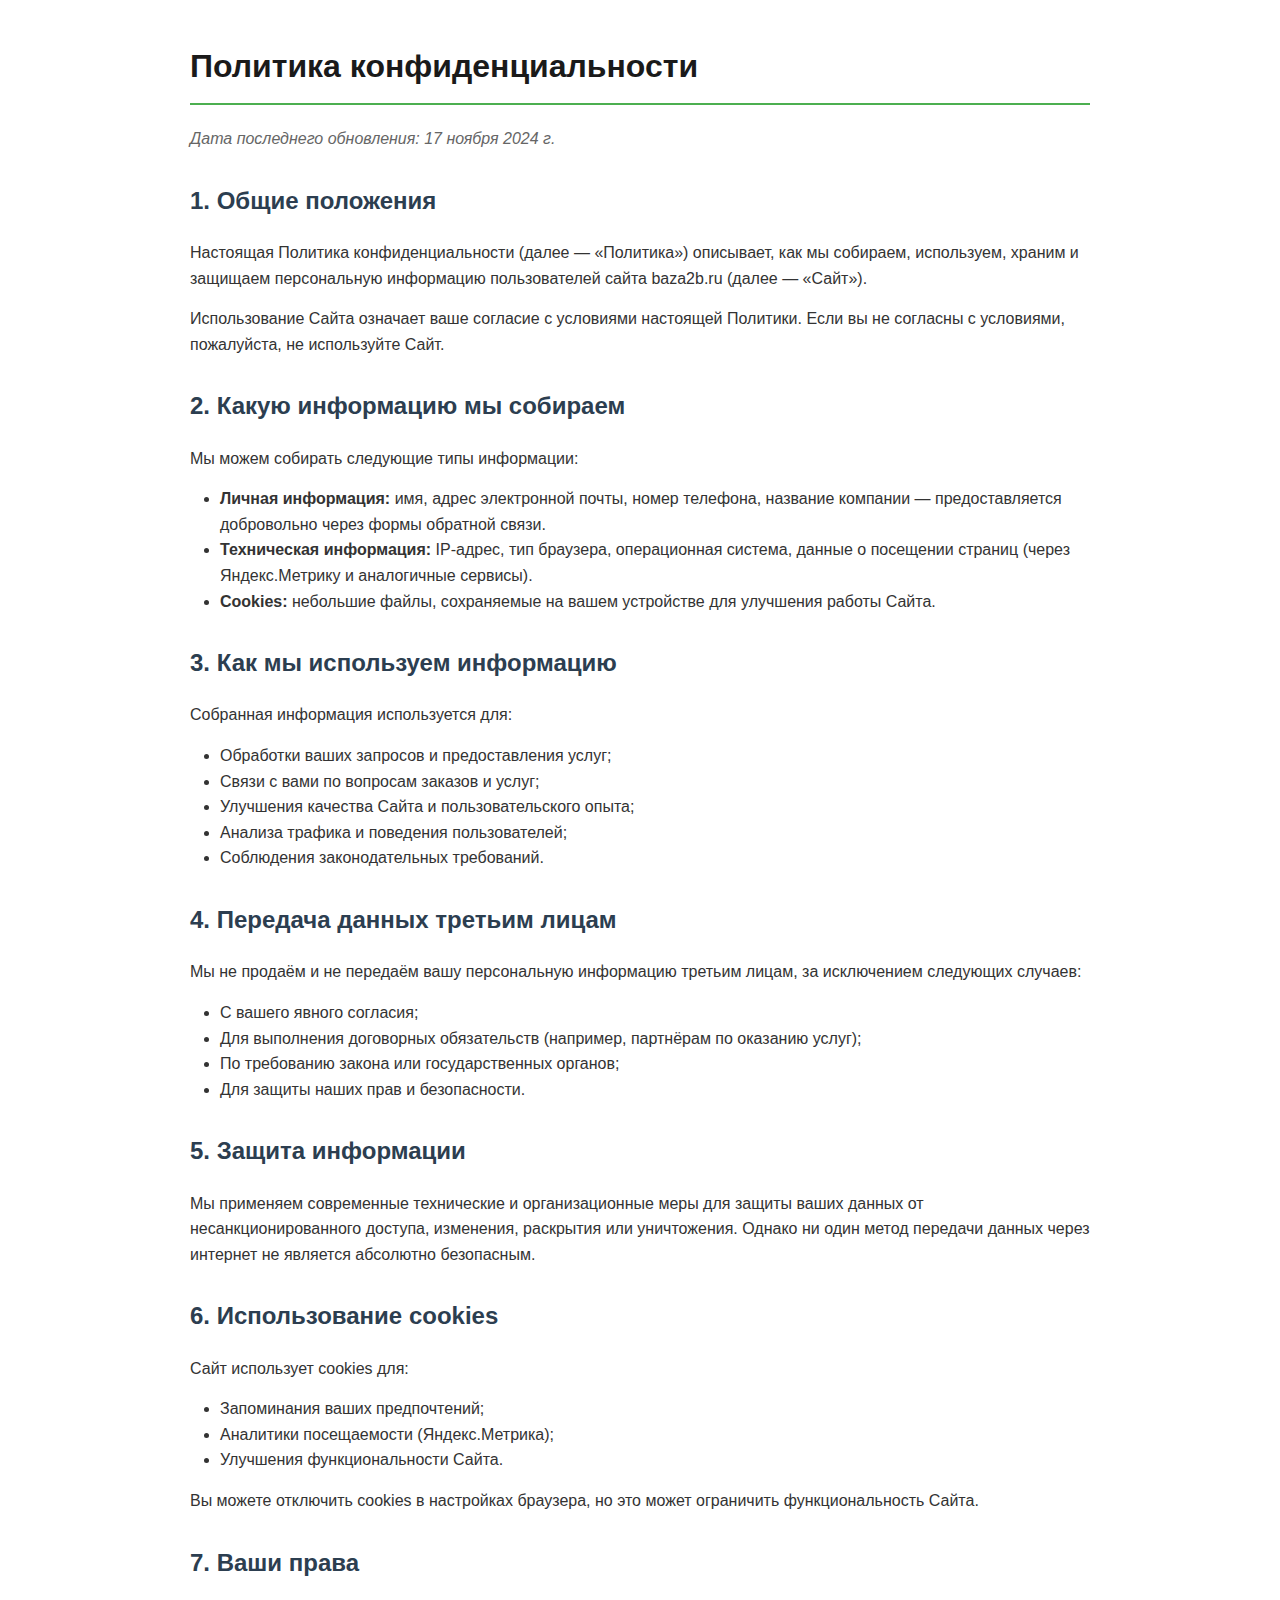
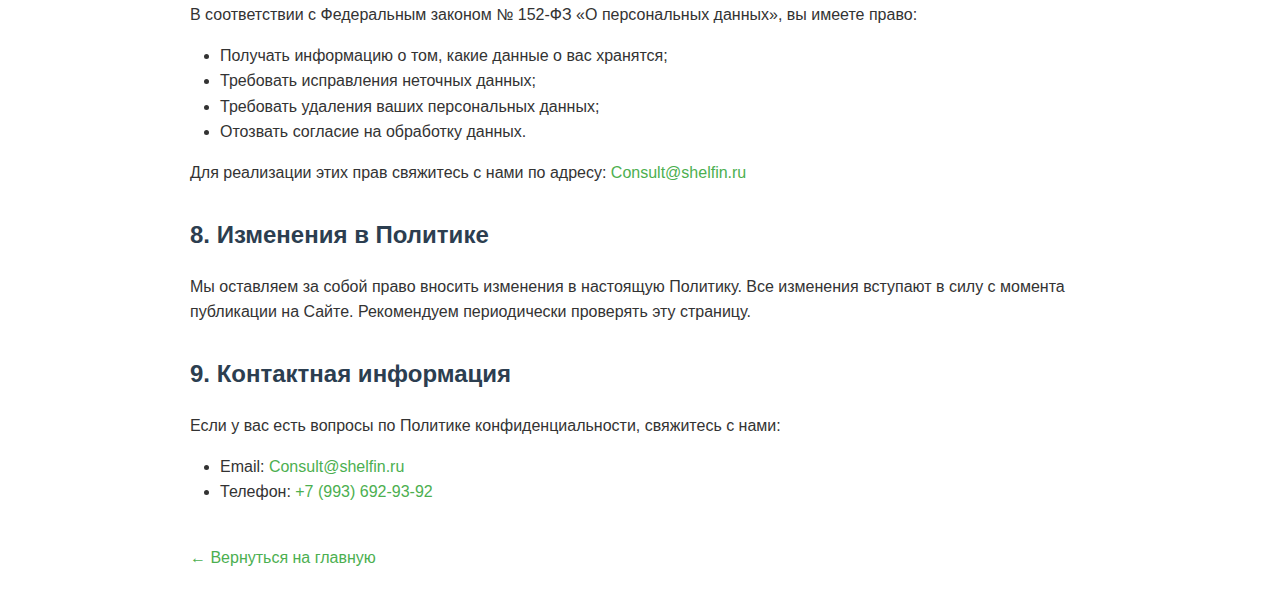
<file: public/privacy-policy.html>
<!DOCTYPE html>
<html lang="ru">
<head>
    <meta charset="UTF-8">
    <meta name="viewport" content="width=device-width, initial-scale=1.0">
    <title>Политика конфиденциальности - LeadGen AI</title>
    <style>
        body {
            font-family: -apple-system, BlinkMacSystemFont, 'Segoe UI', Roboto, 'Helvetica Neue', Arial, sans-serif;
            line-height: 1.6;
            max-width: 900px;
            margin: 0 auto;
            padding: 20px;
            color: #333;
        }
        h1 {
            color: #1a1a1a;
            border-bottom: 2px solid #4CAF50;
            padding-bottom: 10px;
        }
        h2 {
            color: #2c3e50;
            margin-top: 30px;
        }
        p {
            margin: 15px 0;
        }
        ul {
            margin: 10px 0;
            padding-left: 30px;
        }
        .date {
            color: #666;
            font-style: italic;
        }
        a {
            color: #4CAF50;
            text-decoration: none;
        }
        a:hover {
            text-decoration: underline;
        }
    </style>
</head>
<body>
    <h1>Политика конфиденциальности</h1>
    <p class="date">Дата последнего обновления: 17 ноября 2024 г.</p>

    <h2>1. Общие положения</h2>
    <p>Настоящая Политика конфиденциальности (далее — «Политика») описывает, как мы собираем, используем, храним и защищаем персональную информацию пользователей сайта baza2b.ru (далее — «Сайт»).</p>
    <p>Использование Сайта означает ваше согласие с условиями настоящей Политики. Если вы не согласны с условиями, пожалуйста, не используйте Сайт.</p>

    <h2>2. Какую информацию мы собираем</h2>
    <p>Мы можем собирать следующие типы информации:</p>
    <ul>
        <li><strong>Личная информация:</strong> имя, адрес электронной почты, номер телефона, название компании — предоставляется добровольно через формы обратной связи.</li>
        <li><strong>Техническая информация:</strong> IP-адрес, тип браузера, операционная система, данные о посещении страниц (через Яндекс.Метрику и аналогичные сервисы).</li>
        <li><strong>Cookies:</strong> небольшие файлы, сохраняемые на вашем устройстве для улучшения работы Сайта.</li>
    </ul>

    <h2>3. Как мы используем информацию</h2>
    <p>Собранная информация используется для:</p>
    <ul>
        <li>Обработки ваших запросов и предоставления услуг;</li>
        <li>Связи с вами по вопросам заказов и услуг;</li>
        <li>Улучшения качества Сайта и пользовательского опыта;</li>
        <li>Анализа трафика и поведения пользователей;</li>
        <li>Соблюдения законодательных требований.</li>
    </ul>

    <h2>4. Передача данных третьим лицам</h2>
    <p>Мы не продаём и не передаём вашу персональную информацию третьим лицам, за исключением следующих случаев:</p>
    <ul>
        <li>С вашего явного согласия;</li>
        <li>Для выполнения договорных обязательств (например, партнёрам по оказанию услуг);</li>
        <li>По требованию закона или государственных органов;</li>
        <li>Для защиты наших прав и безопасности.</li>
    </ul>

    <h2>5. Защита информации</h2>
    <p>Мы применяем современные технические и организационные меры для защиты ваших данных от несанкционированного доступа, изменения, раскрытия или уничтожения. Однако ни один метод передачи данных через интернет не является абсолютно безопасным.</p>

    <h2>6. Использование cookies</h2>
    <p>Сайт использует cookies для:</p>
    <ul>
        <li>Запоминания ваших предпочтений;</li>
        <li>Аналитики посещаемости (Яндекс.Метрика);</li>
        <li>Улучшения функциональности Сайта.</li>
    </ul>
    <p>Вы можете отключить cookies в настройках браузера, но это может ограничить функциональность Сайта.</p>

    <h2>7. Ваши права</h2>
    <p>В соответствии с Федеральным законом № 152-ФЗ «О персональных данных», вы имеете право:</p>
    <ul>
        <li>Получать информацию о том, какие данные о вас хранятся;</li>
        <li>Требовать исправления неточных данных;</li>
        <li>Требовать удаления ваших персональных данных;</li>
        <li>Отозвать согласие на обработку данных.</li>
    </ul>
    <p>Для реализации этих прав свяжитесь с нами по адресу: <a href="mailto:Consult@shelfin.ru">Consult@shelfin.ru</a></p>

    <h2>8. Изменения в Политике</h2>
    <p>Мы оставляем за собой право вносить изменения в настоящую Политику. Все изменения вступают в силу с момента публикации на Сайте. Рекомендуем периодически проверять эту страницу.</p>

    <h2>9. Контактная информация</h2>
    <p>Если у вас есть вопросы по Политике конфиденциальности, свяжитесь с нами:</p>
    <ul>
        <li>Email: <a href="mailto:Consult@shelfin.ru">Consult@shelfin.ru</a></li>
        <li>Телефон: <a href="tel:+79936929392">+7 (993) 692-93-92</a></li>
    </ul>

    <p style="margin-top: 40px;"><a href="/">← Вернуться на главную</a></p>
</body>
</html>
</file>
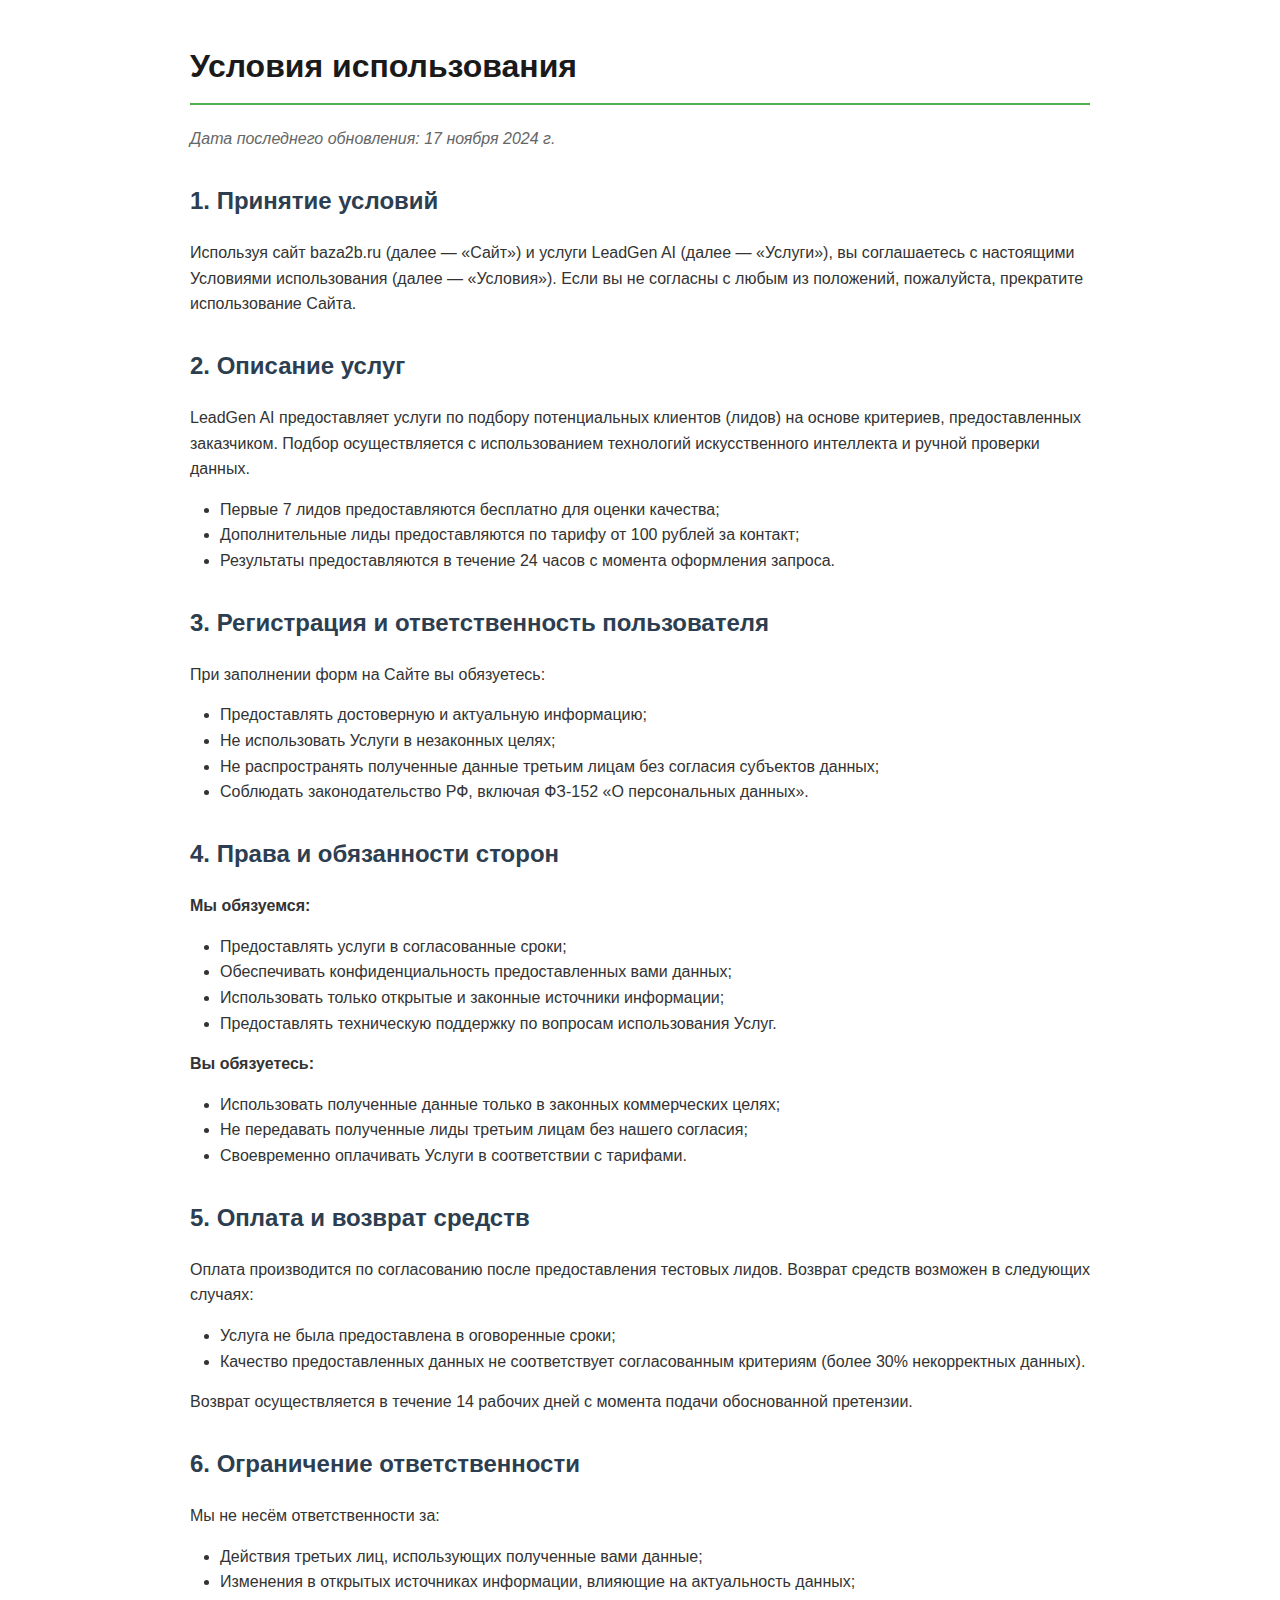
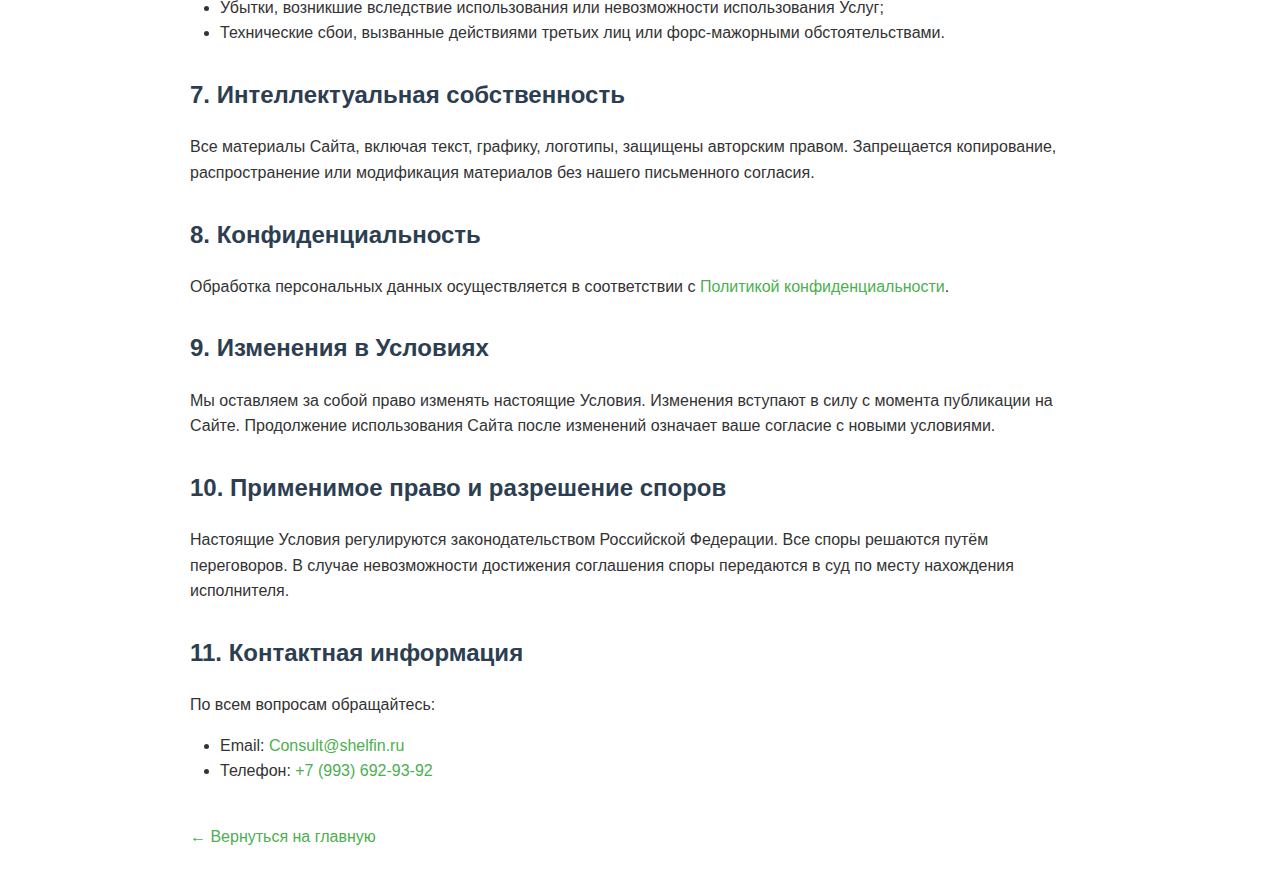
<file: public/terms-of-use.html>
<!DOCTYPE html>
<html lang="ru">
<head>
    <meta charset="UTF-8">
    <meta name="viewport" content="width=device-width, initial-scale=1.0">
    <title>Условия использования - LeadGen AI</title>
    <style>
        body {
            font-family: -apple-system, BlinkMacSystemFont, 'Segoe UI', Roboto, 'Helvetica Neue', Arial, sans-serif;
            line-height: 1.6;
            max-width: 900px;
            margin: 0 auto;
            padding: 20px;
            color: #333;
        }
        h1 {
            color: #1a1a1a;
            border-bottom: 2px solid #4CAF50;
            padding-bottom: 10px;
        }
        h2 {
            color: #2c3e50;
            margin-top: 30px;
        }
        p {
            margin: 15px 0;
        }
        ul {
            margin: 10px 0;
            padding-left: 30px;
        }
        .date {
            color: #666;
            font-style: italic;
        }
        a {
            color: #4CAF50;
            text-decoration: none;
        }
        a:hover {
            text-decoration: underline;
        }
    </style>
</head>
<body>
    <h1>Условия использования</h1>
    <p class="date">Дата последнего обновления: 17 ноября 2024 г.</p>

    <h2>1. Принятие условий</h2>
    <p>Используя сайт baza2b.ru (далее — «Сайт») и услуги LeadGen AI (далее — «Услуги»), вы соглашаетесь с настоящими Условиями использования (далее — «Условия»). Если вы не согласны с любым из положений, пожалуйста, прекратите использование Сайта.</p>

    <h2>2. Описание услуг</h2>
    <p>LeadGen AI предоставляет услуги по подбору потенциальных клиентов (лидов) на основе критериев, предоставленных заказчиком. Подбор осуществляется с использованием технологий искусственного интеллекта и ручной проверки данных.</p>
    <ul>
        <li>Первые 7 лидов предоставляются бесплатно для оценки качества;</li>
        <li>Дополнительные лиды предоставляются по тарифу от 100 рублей за контакт;</li>
        <li>Результаты предоставляются в течение 24 часов с момента оформления запроса.</li>
    </ul>

    <h2>3. Регистрация и ответственность пользователя</h2>
    <p>При заполнении форм на Сайте вы обязуетесь:</p>
    <ul>
        <li>Предоставлять достоверную и актуальную информацию;</li>
        <li>Не использовать Услуги в незаконных целях;</li>
        <li>Не распространять полученные данные третьим лицам без согласия субъектов данных;</li>
        <li>Соблюдать законодательство РФ, включая ФЗ-152 «О персональных данных».</li>
    </ul>

    <h2>4. Права и обязанности сторон</h2>
    <p><strong>Мы обязуемся:</strong></p>
    <ul>
        <li>Предоставлять услуги в согласованные сроки;</li>
        <li>Обеспечивать конфиденциальность предоставленных вами данных;</li>
        <li>Использовать только открытые и законные источники информации;</li>
        <li>Предоставлять техническую поддержку по вопросам использования Услуг.</li>
    </ul>
    <p><strong>Вы обязуетесь:</strong></p>
    <ul>
        <li>Использовать полученные данные только в законных коммерческих целях;</li>
        <li>Не передавать полученные лиды третьим лицам без нашего согласия;</li>
        <li>Своевременно оплачивать Услуги в соответствии с тарифами.</li>
    </ul>

    <h2>5. Оплата и возврат средств</h2>
    <p>Оплата производится по согласованию после предоставления тестовых лидов. Возврат средств возможен в следующих случаях:</p>
    <ul>
        <li>Услуга не была предоставлена в оговоренные сроки;</li>
        <li>Качество предоставленных данных не соответствует согласованным критериям (более 30% некорректных данных).</li>
    </ul>
    <p>Возврат осуществляется в течение 14 рабочих дней с момента подачи обоснованной претензии.</p>

    <h2>6. Ограничение ответственности</h2>
    <p>Мы не несём ответственности за:</p>
    <ul>
        <li>Действия третьих лиц, использующих полученные вами данные;</li>
        <li>Изменения в открытых источниках информации, влияющие на актуальность данных;</li>
        <li>Убытки, возникшие вследствие использования или невозможности использования Услуг;</li>
        <li>Технические сбои, вызванные действиями третьих лиц или форс-мажорными обстоятельствами.</li>
    </ul>

    <h2>7. Интеллектуальная собственность</h2>
    <p>Все материалы Сайта, включая текст, графику, логотипы, защищены авторским правом. Запрещается копирование, распространение или модификация материалов без нашего письменного согласия.</p>

    <h2>8. Конфиденциальность</h2>
    <p>Обработка персональных данных осуществляется в соответствии с <a href="/privacy-policy.html">Политикой конфиденциальности</a>.</p>

    <h2>9. Изменения в Условиях</h2>
    <p>Мы оставляем за собой право изменять настоящие Условия. Изменения вступают в силу с момента публикации на Сайте. Продолжение использования Сайта после изменений означает ваше согласие с новыми условиями.</p>

    <h2>10. Применимое право и разрешение споров</h2>
    <p>Настоящие Условия регулируются законодательством Российской Федерации. Все споры решаются путём переговоров. В случае невозможности достижения соглашения споры передаются в суд по месту нахождения исполнителя.</p>

    <h2>11. Контактная информация</h2>
    <p>По всем вопросам обращайтесь:</p>
    <ul>
        <li>Email: <a href="mailto:Consult@shelfin.ru">Consult@shelfin.ru</a></li>
        <li>Телефон: <a href="tel:+79936929392">+7 (993) 692-93-92</a></li>
    </ul>

    <p style="margin-top: 40px;"><a href="/">← Вернуться на главную</a></p>
</body>
</html>
</file>
